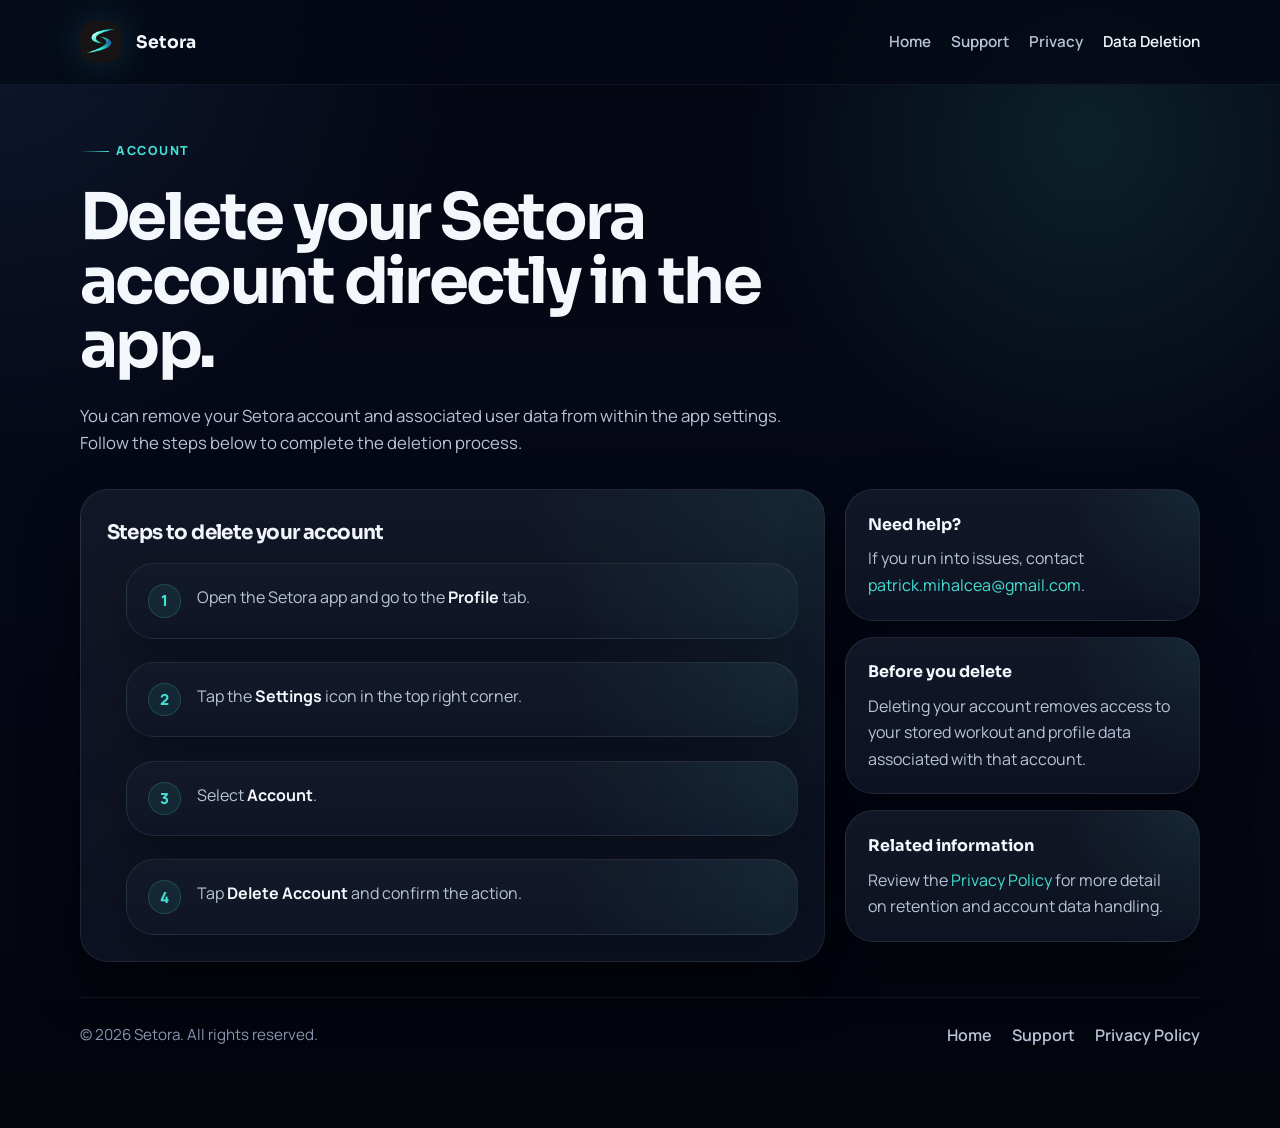
<file: deletion-instructions/index.html>
<!DOCTYPE html>
<html lang="en">
<head>
  <meta charset="UTF-8" />
  <meta name="viewport" content="width=device-width, initial-scale=1.0" />
  <title>Data Deletion | Setora</title>
  <meta
    name="description"
    content="Learn how to delete your Setora account and associated user data directly from within the app."
  />
  <meta name="theme-color" content="#050816" />
  <link rel="preconnect" href="https://fonts.googleapis.com" />
  <link rel="preconnect" href="https://fonts.gstatic.com" crossorigin />
  <link
    href="https://fonts.googleapis.com/css2?family=Manrope:wght@400;500;600;700;800&amp;family=Sora:wght@500;600;700;800&amp;display=swap"
    rel="stylesheet"
  />
  <link rel="stylesheet" href="../pages.css" />
</head>
<body>
  <header class="site-header">
    <nav class="nav container" aria-label="Secondary">
      <a class="brand" href="../">
        <img class="brand-mark" src="../assets/Setora.png" alt="Setora logo" width="42" height="42" />
        <span>Setora</span>
      </a>
      <div class="nav-links">
        <a href="../">Home</a>
        <a href="../support/">Support</a>
        <a href="../privacy/">Privacy</a>
        <a href="../deletion-instructions/" aria-current="page">Data Deletion</a>
      </div>
    </nav>
  </header>

  <main class="page-shell">
    <div class="container">
      <section class="page-hero">
        <div class="eyebrow">Account</div>
        <h1>Delete your Setora account directly in the app.</h1>
        <p>
          You can remove your Setora account and associated user data from
          within the app settings. Follow the steps below to complete the
          deletion process.
        </p>
      </section>

      <section class="content-layout">
        <div class="section-stack">
          <article class="content-card">
            <h2>Steps to delete your account</h2>
            <ol class="step-list">
              <li class="step-card">
                <span class="step-num">1</span>
                <div class="step-copy">
                  Open the Setora app and go to the <strong>Profile</strong> tab.
                </div>
              </li>
              <li class="step-card">
                <span class="step-num">2</span>
                <div class="step-copy">
                  Tap the <strong>Settings</strong> icon in the top right corner.
                </div>
              </li>
              <li class="step-card">
                <span class="step-num">3</span>
                <div class="step-copy">
                  Select <strong>Account</strong>.
                </div>
              </li>
              <li class="step-card">
                <span class="step-num">4</span>
                <div class="step-copy">
                  Tap <strong>Delete Account</strong> and confirm the action.
                </div>
              </li>
            </ol>
          </article>
        </div>

        <aside class="section-stack">
          <article class="meta-card">
            <strong>Need help?</strong>
            <p>
              If you run into issues, contact
              <a href="mailto:patrick.mihalcea@gmail.com">patrick.mihalcea@gmail.com</a>.
            </p>
          </article>
          <article class="meta-card">
            <strong>Before you delete</strong>
            <p>
              Deleting your account removes access to your stored workout and
              profile data associated with that account.
            </p>
          </article>
          <article class="meta-card">
            <strong>Related information</strong>
            <p>
              Review the <a href="../privacy/">Privacy Policy</a> for more
              detail on retention and account data handling.
            </p>
          </article>
        </aside>
      </section>

      <footer class="footer">
        <p>&copy; 2026 Setora. All rights reserved.</p>
        <div class="footer-links">
          <a href="../">Home</a>
          <a href="../support/">Support</a>
          <a href="../privacy/">Privacy Policy</a>
        </div>
      </footer>
    </div>
  </main>
</body>
</html>
</file>
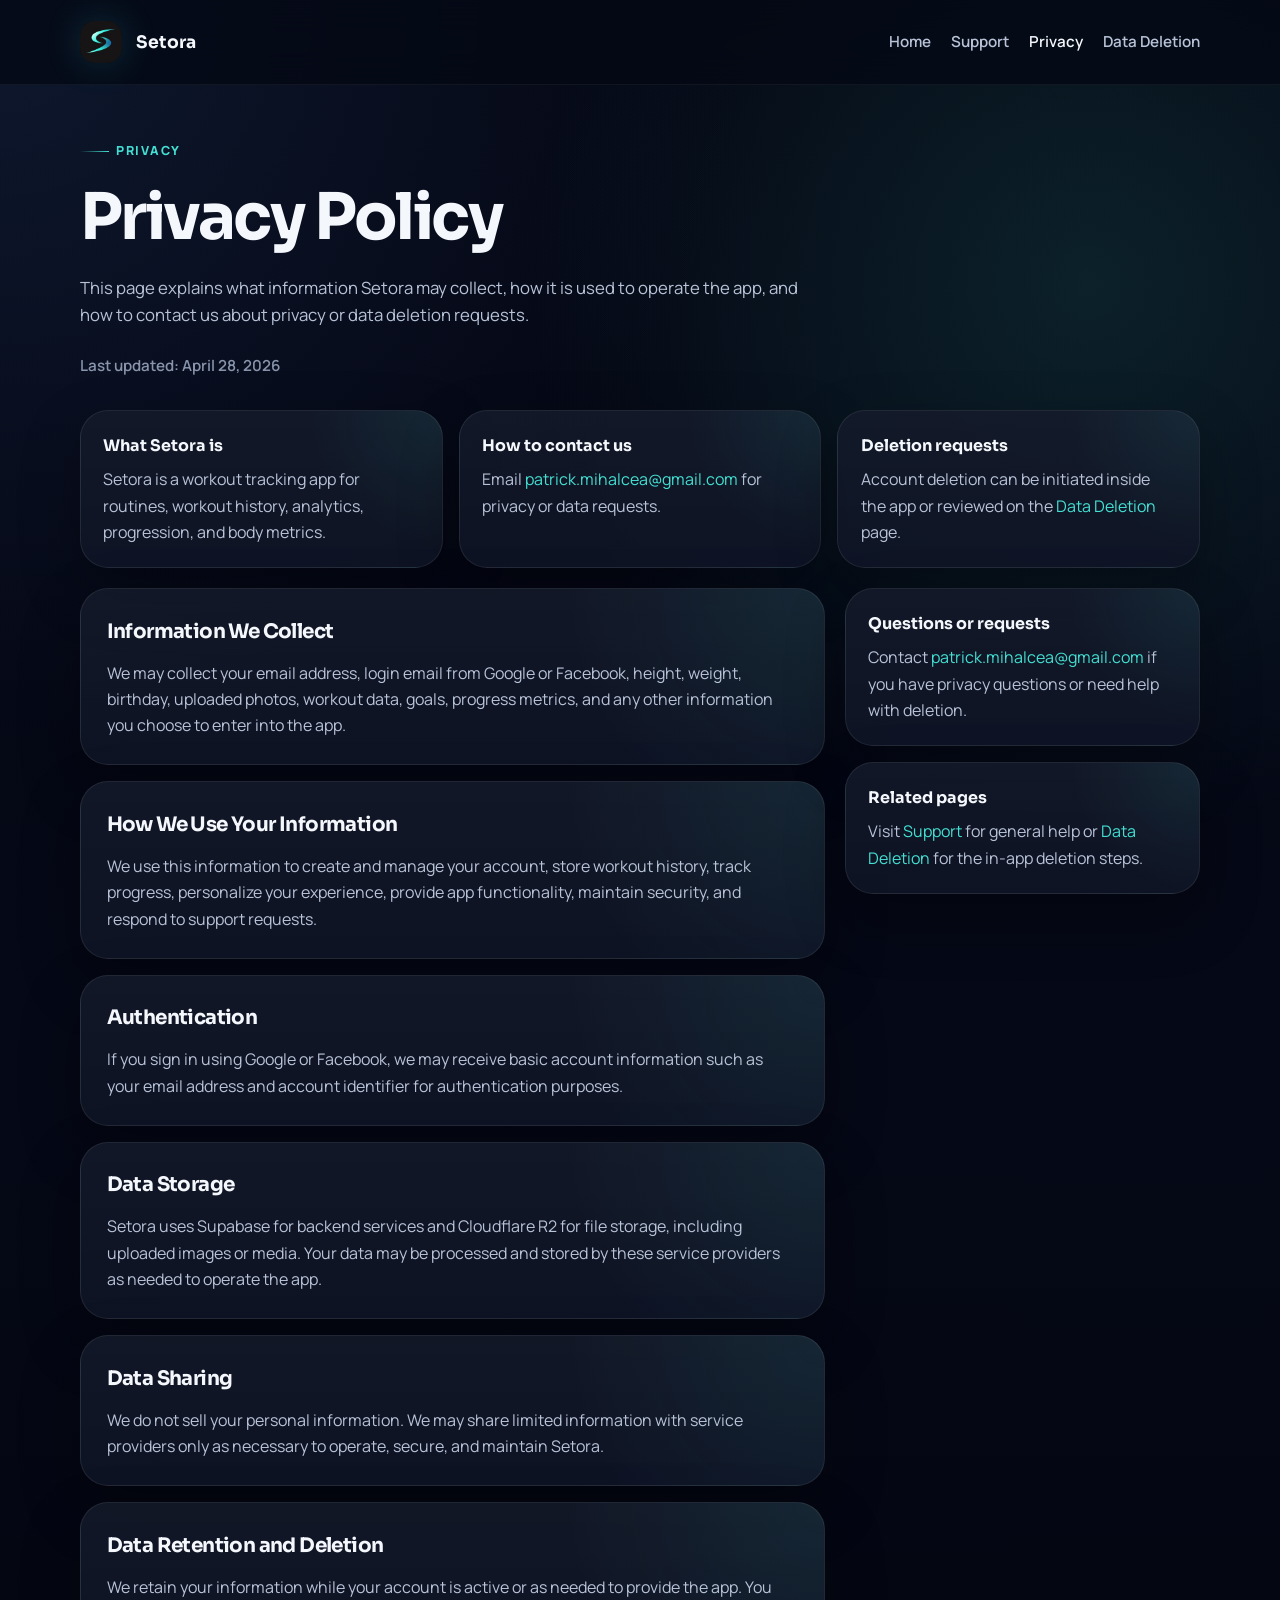
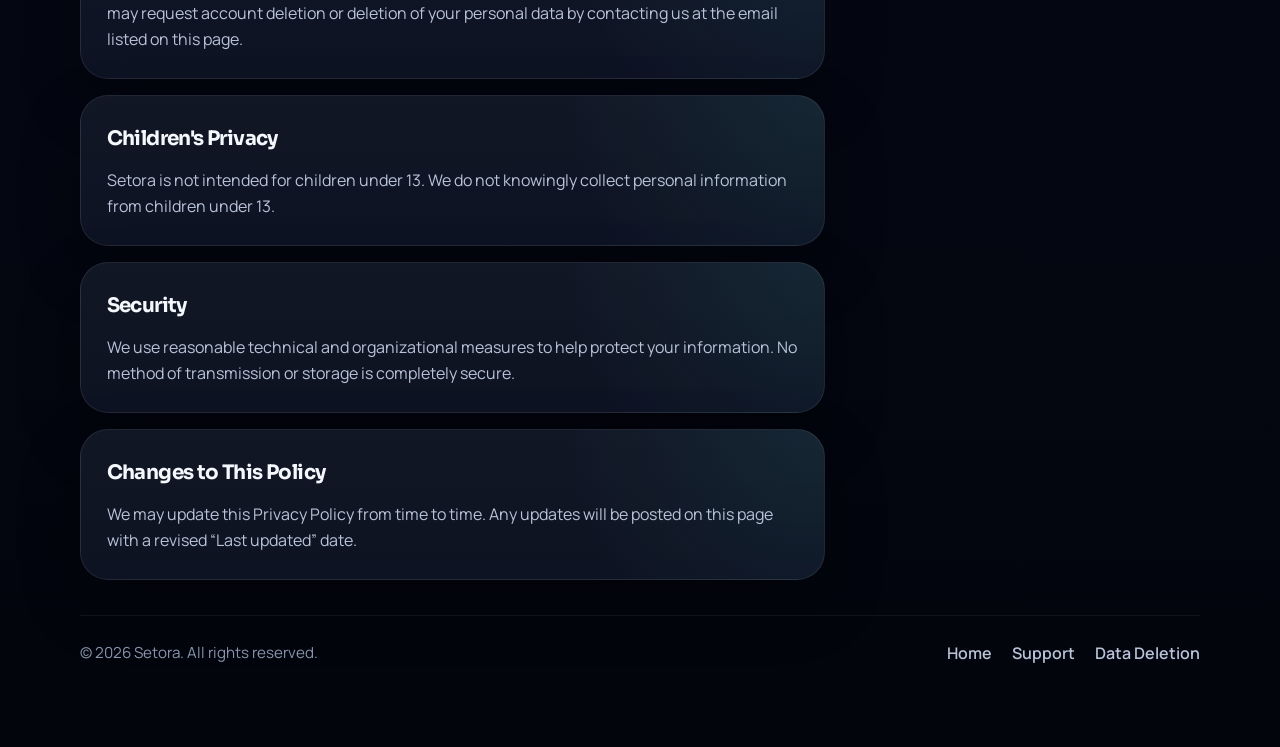
<file: privacy/index.html>
<!DOCTYPE html>
<html lang="en">
<head>
  <meta charset="UTF-8" />
  <meta name="viewport" content="width=device-width, initial-scale=1.0" />
  <title>Privacy Policy | Setora</title>
  <meta
    name="description"
    content="Read the Setora Privacy Policy, including what information is collected, how it is used, and how to request data deletion."
  />
  <meta name="theme-color" content="#050816" />
  <link rel="preconnect" href="https://fonts.googleapis.com" />
  <link rel="preconnect" href="https://fonts.gstatic.com" crossorigin />
  <link
    href="https://fonts.googleapis.com/css2?family=Manrope:wght@400;500;600;700;800&amp;family=Sora:wght@500;600;700;800&amp;display=swap"
    rel="stylesheet"
  />
  <link rel="stylesheet" href="../pages.css" />
</head>
<body>
  <header class="site-header">
    <nav class="nav container" aria-label="Secondary">
      <a class="brand" href="../">
        <img class="brand-mark" src="../assets/Setora.png" alt="Setora logo" width="42" height="42" />
        <span>Setora</span>
      </a>
      <div class="nav-links">
        <a href="../">Home</a>
        <a href="../support/">Support</a>
        <a href="../privacy/" aria-current="page">Privacy</a>
        <a href="../deletion-instructions/">Data Deletion</a>
      </div>
    </nav>
  </header>

  <main class="page-shell">
    <div class="container">
      <section class="page-hero">
        <div class="eyebrow">Privacy</div>
        <h1>Privacy Policy</h1>
        <p>
          This page explains what information Setora may collect, how it is
          used to operate the app, and how to contact us about privacy or data
          deletion requests.
        </p>
        <div class="updated">Last updated: April 28, 2026</div>
      </section>

      <section class="meta-grid">
        <article class="meta-card">
          <strong>What Setora is</strong>
          <p>
            Setora is a workout tracking app for routines, workout history,
            analytics, progression, and body metrics.
          </p>
        </article>
        <article class="meta-card">
          <strong>How to contact us</strong>
          <p>
            Email
            <a href="mailto:patrick.mihalcea@gmail.com">patrick.mihalcea@gmail.com</a>
            for privacy or data requests.
          </p>
        </article>
        <article class="meta-card">
          <strong>Deletion requests</strong>
          <p>
            Account deletion can be initiated inside the app or reviewed on the
            <a href="../deletion-instructions/">Data Deletion</a> page.
          </p>
        </article>
      </section>

      <section class="content-layout section-gap">
        <div class="section-stack">
          <article class="content-card">
            <h2>Information We Collect</h2>
            <p>
              We may collect your email address, login email from Google or
              Facebook, height, weight, birthday, uploaded photos, workout
              data, goals, progress metrics, and any other information you
              choose to enter into the app.
            </p>
          </article>

          <article class="content-card">
            <h2>How We Use Your Information</h2>
            <p>
              We use this information to create and manage your account, store
              workout history, track progress, personalize your experience,
              provide app functionality, maintain security, and respond to
              support requests.
            </p>
          </article>

          <article class="content-card">
            <h2>Authentication</h2>
            <p>
              If you sign in using Google or Facebook, we may receive basic
              account information such as your email address and account
              identifier for authentication purposes.
            </p>
          </article>

          <article class="content-card">
            <h2>Data Storage</h2>
            <p>
              Setora uses Supabase for backend services and Cloudflare R2 for
              file storage, including uploaded images or media. Your data may be
              processed and stored by these service providers as needed to
              operate the app.
            </p>
          </article>

          <article class="content-card">
            <h2>Data Sharing</h2>
            <p>
              We do not sell your personal information. We may share limited
              information with service providers only as necessary to operate,
              secure, and maintain Setora.
            </p>
          </article>

          <article class="content-card">
            <h2>Data Retention and Deletion</h2>
            <p>
              We retain your information while your account is active or as
              needed to provide the app. You may request account deletion or
              deletion of your personal data by contacting us at the email
              listed on this page.
            </p>
          </article>

          <article class="content-card">
            <h2>Children's Privacy</h2>
            <p>
              Setora is not intended for children under 13. We do not knowingly
              collect personal information from children under 13.
            </p>
          </article>

          <article class="content-card">
            <h2>Security</h2>
            <p>
              We use reasonable technical and organizational measures to help
              protect your information. No method of transmission or storage is
              completely secure.
            </p>
          </article>

          <article class="content-card">
            <h2>Changes to This Policy</h2>
            <p>
              We may update this Privacy Policy from time to time. Any updates
              will be posted on this page with a revised “Last updated” date.
            </p>
          </article>
        </div>

        <aside class="section-stack">
          <article class="meta-card">
            <strong>Questions or requests</strong>
            <p>
              Contact
              <a href="mailto:patrick.mihalcea@gmail.com">patrick.mihalcea@gmail.com</a>
              if you have privacy questions or need help with deletion.
            </p>
          </article>
          <article class="meta-card">
            <strong>Related pages</strong>
            <p>
              Visit <a href="../support/">Support</a> for general help or
              <a href="../deletion-instructions/">Data Deletion</a> for the
              in-app deletion steps.
            </p>
          </article>
        </aside>
      </section>

      <footer class="footer">
        <p>&copy; 2026 Setora. All rights reserved.</p>
        <div class="footer-links">
          <a href="../">Home</a>
          <a href="../support/">Support</a>
          <a href="../deletion-instructions/">Data Deletion</a>
        </div>
      </footer>
    </div>
  </main>
</body>
</html>
</file>
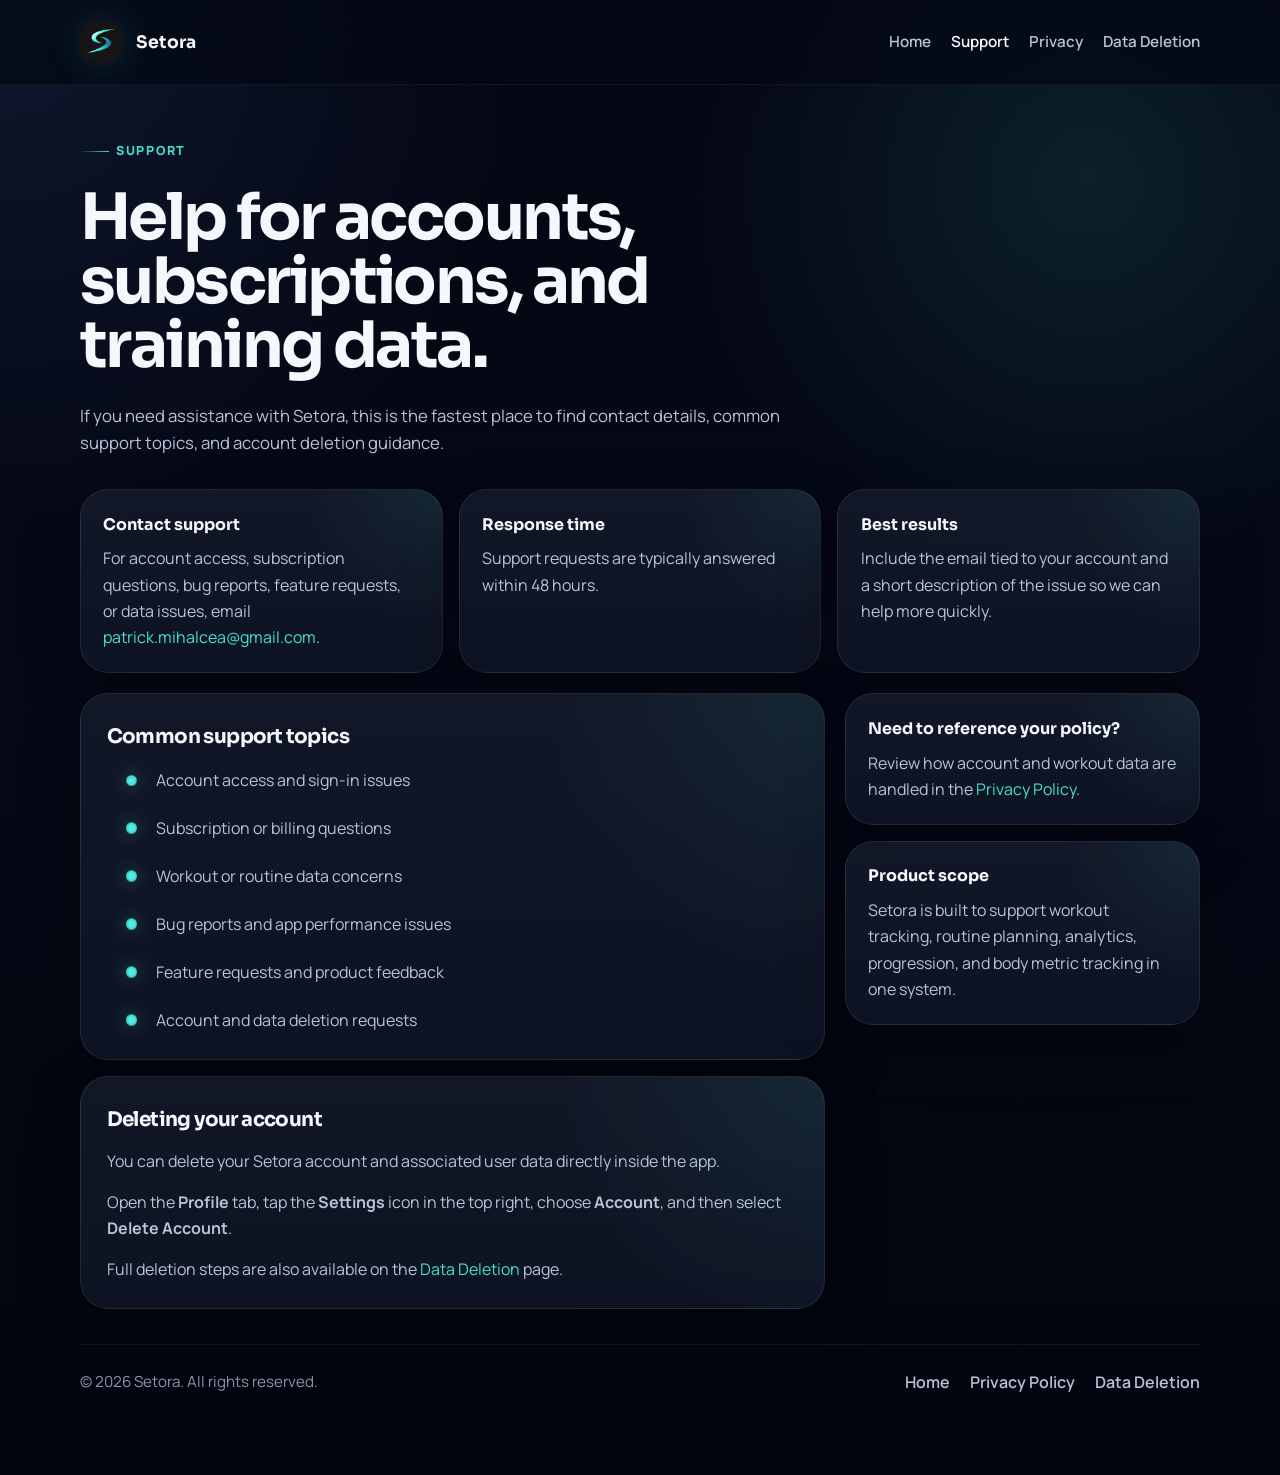
<file: support/index.html>
<!DOCTYPE html>
<html lang="en">
<head>
  <meta charset="UTF-8" />
  <meta name="viewport" content="width=device-width, initial-scale=1.0" />
  <title>Support | Setora</title>
  <meta
    name="description"
    content="Contact Setora support for account help, subscription questions, bug reports, and workout data assistance."
  />
  <meta name="theme-color" content="#050816" />
  <link rel="preconnect" href="https://fonts.googleapis.com" />
  <link rel="preconnect" href="https://fonts.gstatic.com" crossorigin />
  <link
    href="https://fonts.googleapis.com/css2?family=Manrope:wght@400;500;600;700;800&amp;family=Sora:wght@500;600;700;800&amp;display=swap"
    rel="stylesheet"
  />
  <link rel="stylesheet" href="../pages.css" />
</head>
<body>
  <header class="site-header">
    <nav class="nav container" aria-label="Secondary">
      <a class="brand" href="../">
        <img class="brand-mark" src="../assets/Setora.png" alt="Setora logo" width="42" height="42" />
        <span>Setora</span>
      </a>
      <div class="nav-links">
        <a href="../">Home</a>
        <a href="../support/" aria-current="page">Support</a>
        <a href="../privacy/">Privacy</a>
        <a href="../deletion-instructions/">Data Deletion</a>
      </div>
    </nav>
  </header>

  <main class="page-shell">
    <div class="container">
      <section class="page-hero">
        <div class="eyebrow">Support</div>
        <h1>Help for accounts, subscriptions, and training data.</h1>
        <p>
          If you need assistance with Setora, this is the fastest place to find
          contact details, common support topics, and account deletion guidance.
        </p>
      </section>

      <section class="support-grid">
        <article class="highlight-card">
          <strong>Contact support</strong>
          <p>
            For account access, subscription questions, bug reports, feature
            requests, or data issues, email
            <a href="mailto:patrick.mihalcea@gmail.com">patrick.mihalcea@gmail.com</a>.
          </p>
        </article>
        <article class="highlight-card">
          <strong>Response time</strong>
          <p>
            Support requests are typically answered within 48 hours.
          </p>
        </article>
        <article class="highlight-card">
          <strong>Best results</strong>
          <p>
            Include the email tied to your account and a short description of
            the issue so we can help more quickly.
          </p>
        </article>
      </section>

      <section class="content-layout section-gap">
        <div class="section-stack">
          <article class="content-card">
            <h2>Common support topics</h2>
            <ul class="topic-list">
              <li>Account access and sign-in issues</li>
              <li>Subscription or billing questions</li>
              <li>Workout or routine data concerns</li>
              <li>Bug reports and app performance issues</li>
              <li>Feature requests and product feedback</li>
              <li>Account and data deletion requests</li>
            </ul>
          </article>

          <article class="content-card">
            <h2>Deleting your account</h2>
            <p>
              You can delete your Setora account and associated user data
              directly inside the app.
            </p>
            <p>
              Open the <strong>Profile</strong> tab, tap the
              <strong>Settings</strong> icon in the top right, choose
              <strong>Account</strong>, and then select
              <strong>Delete Account</strong>.
            </p>
            <p>
              Full deletion steps are also available on the
              <a href="../deletion-instructions/">Data Deletion</a> page.
            </p>
          </article>
        </div>

        <aside class="section-stack">
          <article class="meta-card">
            <strong>Need to reference your policy?</strong>
            <p>
              Review how account and workout data are handled in the
              <a href="../privacy/">Privacy Policy</a>.
            </p>
          </article>
          <article class="meta-card">
            <strong>Product scope</strong>
            <p>
              Setora is built to support workout tracking, routine planning,
              analytics, progression, and body metric tracking in one system.
            </p>
          </article>
        </aside>
      </section>

      <footer class="footer">
        <p>&copy; 2026 Setora. All rights reserved.</p>
        <div class="footer-links">
          <a href="../">Home</a>
          <a href="../privacy/">Privacy Policy</a>
          <a href="../deletion-instructions/">Data Deletion</a>
        </div>
      </footer>
    </div>
  </main>
</body>
</html>
</file>
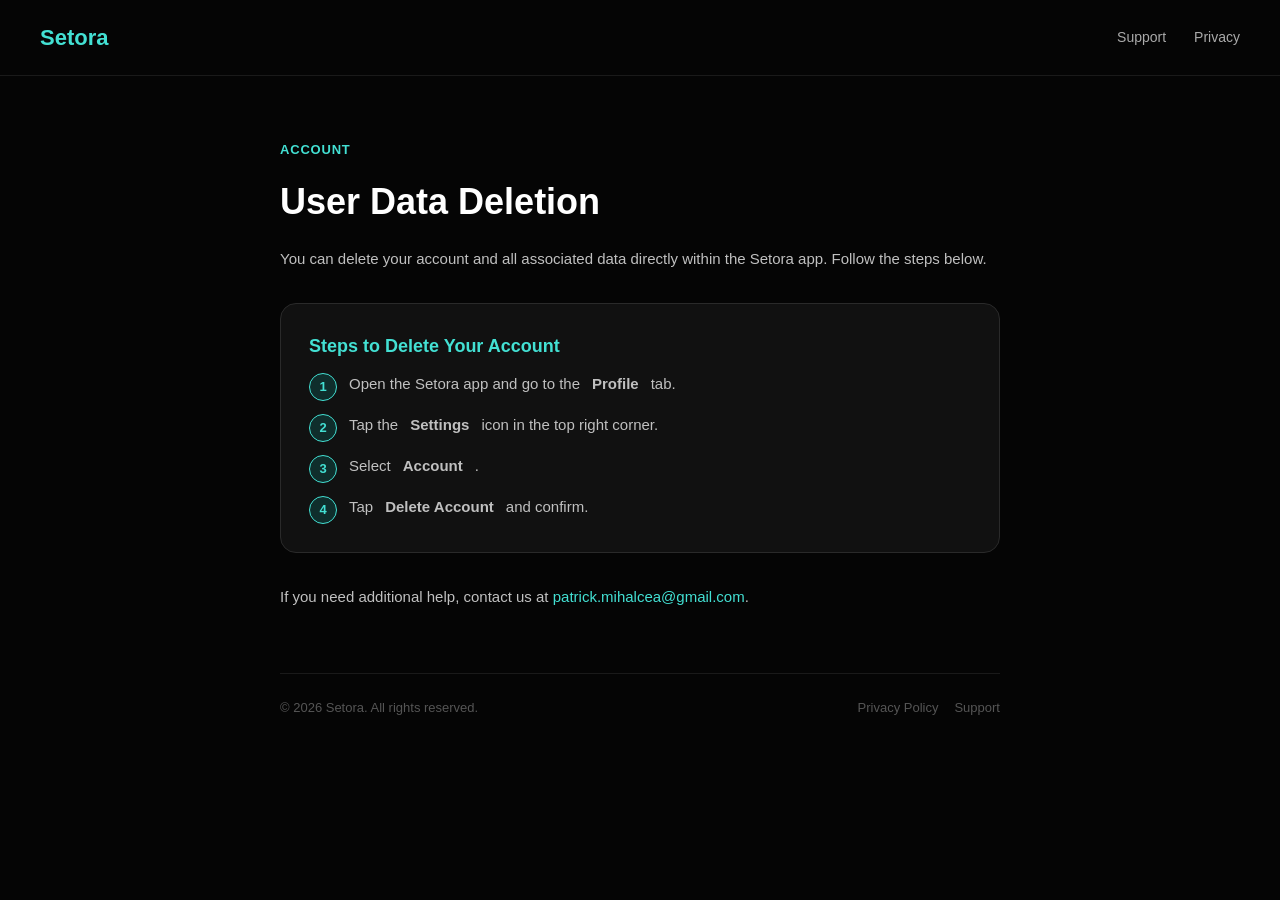
<file: deletion-instructions.html>
<!DOCTYPE html>
<html lang="en">
<head>
  <meta charset="UTF-8" />
  <meta name="viewport" content="width=device-width, initial-scale=1.0" />
  <title>Data Deletion – Setora</title>
  <style>
    body {
      margin: 0;
      font-family: Arial, sans-serif;
      background: #050505;
      color: #ffffff;
      line-height: 1.6;
    }

    nav {
      display: flex;
      align-items: center;
      justify-content: space-between;
      padding: 20px 40px;
      border-bottom: 1px solid #1a1a1a;
    }

    .nav-logo {
      font-size: 22px;
      font-weight: 700;
      color: #43E0D3;
      text-decoration: none;
    }

    .nav-links {
      display: flex;
      gap: 28px;
      font-size: 14px;
    }

    .nav-links a {
      color: #aaa;
      text-decoration: none;
    }
    .nav-links a:hover { color: #fff; }

    .container {
      max-width: 720px;
      margin: 0 auto;
      padding: 64px 24px;
    }

    .page-label {
      font-size: 13px;
      color: #43E0D3;
      font-weight: 600;
      text-transform: uppercase;
      letter-spacing: 0.8px;
      margin-bottom: 12px;
    }

    h1 {
      font-size: 36px;
      margin: 0 0 16px;
    }

    p {
      color: #c0c0c0;
      font-size: 15px;
    }

    a {
      color: #43E0D3;
      text-decoration: none;
    }
    a:hover { text-decoration: underline; }

    .card {
      background: #111111;
      border: 1px solid #2a2a2a;
      border-radius: 16px;
      padding: 28px 28px;
      margin-top: 32px;
    }

    .card h2 {
      font-size: 18px;
      color: #43E0D3;
      margin: 0 0 12px;
    }

    .steps {
      list-style: none;
      padding: 0;
      margin: 0;
      display: flex;
      flex-direction: column;
      gap: 12px;
    }

    .steps li {
      display: flex;
      align-items: flex-start;
      gap: 12px;
      color: #c0c0c0;
      font-size: 15px;
    }

    .step-num {
      flex-shrink: 0;
      width: 26px;
      height: 26px;
      border-radius: 50%;
      background: #0f2e2c;
      border: 1px solid #43E0D3;
      color: #43E0D3;
      font-size: 13px;
      font-weight: 700;
      display: flex;
      align-items: center;
      justify-content: center;
      margin-top: 1px;
    }

    footer {
      margin-top: 64px;
      padding-top: 24px;
      border-top: 1px solid #1a1a1a;
      color: #555;
      font-size: 13px;
      display: flex;
      justify-content: space-between;
      flex-wrap: wrap;
      gap: 12px;
    }

    .footer-links { display: flex; gap: 16px; }
    .footer-links a { color: #555; }
    .footer-links a:hover { color: #fff; text-decoration: none; }
  </style>
</head>
<body>

  <nav>
    <a class="nav-logo" href="index.html">Setora</a>
    <div class="nav-links">
      <a href="support.html">Support</a>
      <a href="privacy.html">Privacy</a>
    </div>
  </nav>

  <main class="container">
    <div class="page-label">Account</div>
    <h1>User Data Deletion</h1>
    <p>You can delete your account and all associated data directly within the Setora app. Follow the steps below.</p>

    <div class="card">
      <h2>Steps to Delete Your Account</h2>
      <ol class="steps">
        <li>
          <span class="step-num">1</span>
          Open the Setora app and go to the <strong>Profile</strong> tab.
        </li>
        <li>
          <span class="step-num">2</span>
          Tap the <strong>Settings</strong> icon in the top right corner.
        </li>
        <li>
          <span class="step-num">3</span>
          Select <strong>Account</strong>.
        </li>
        <li>
          <span class="step-num">4</span>
          Tap <strong>Delete Account</strong> and confirm.
        </li>
      </ol>
    </div>

    <p style="margin-top: 32px;">
      If you need additional help, contact us at
      <a href="mailto:patrick.mihalcea@gmail.com">patrick.mihalcea@gmail.com</a>.
    </p>

    <footer>
      <span>&copy; 2026 Setora. All rights reserved.</span>
      <div class="footer-links">
        <a href="privacy.html">Privacy Policy</a>
        <a href="support.html">Support</a>
      </div>
    </footer>
  </main>

</body>
</html>
</file>
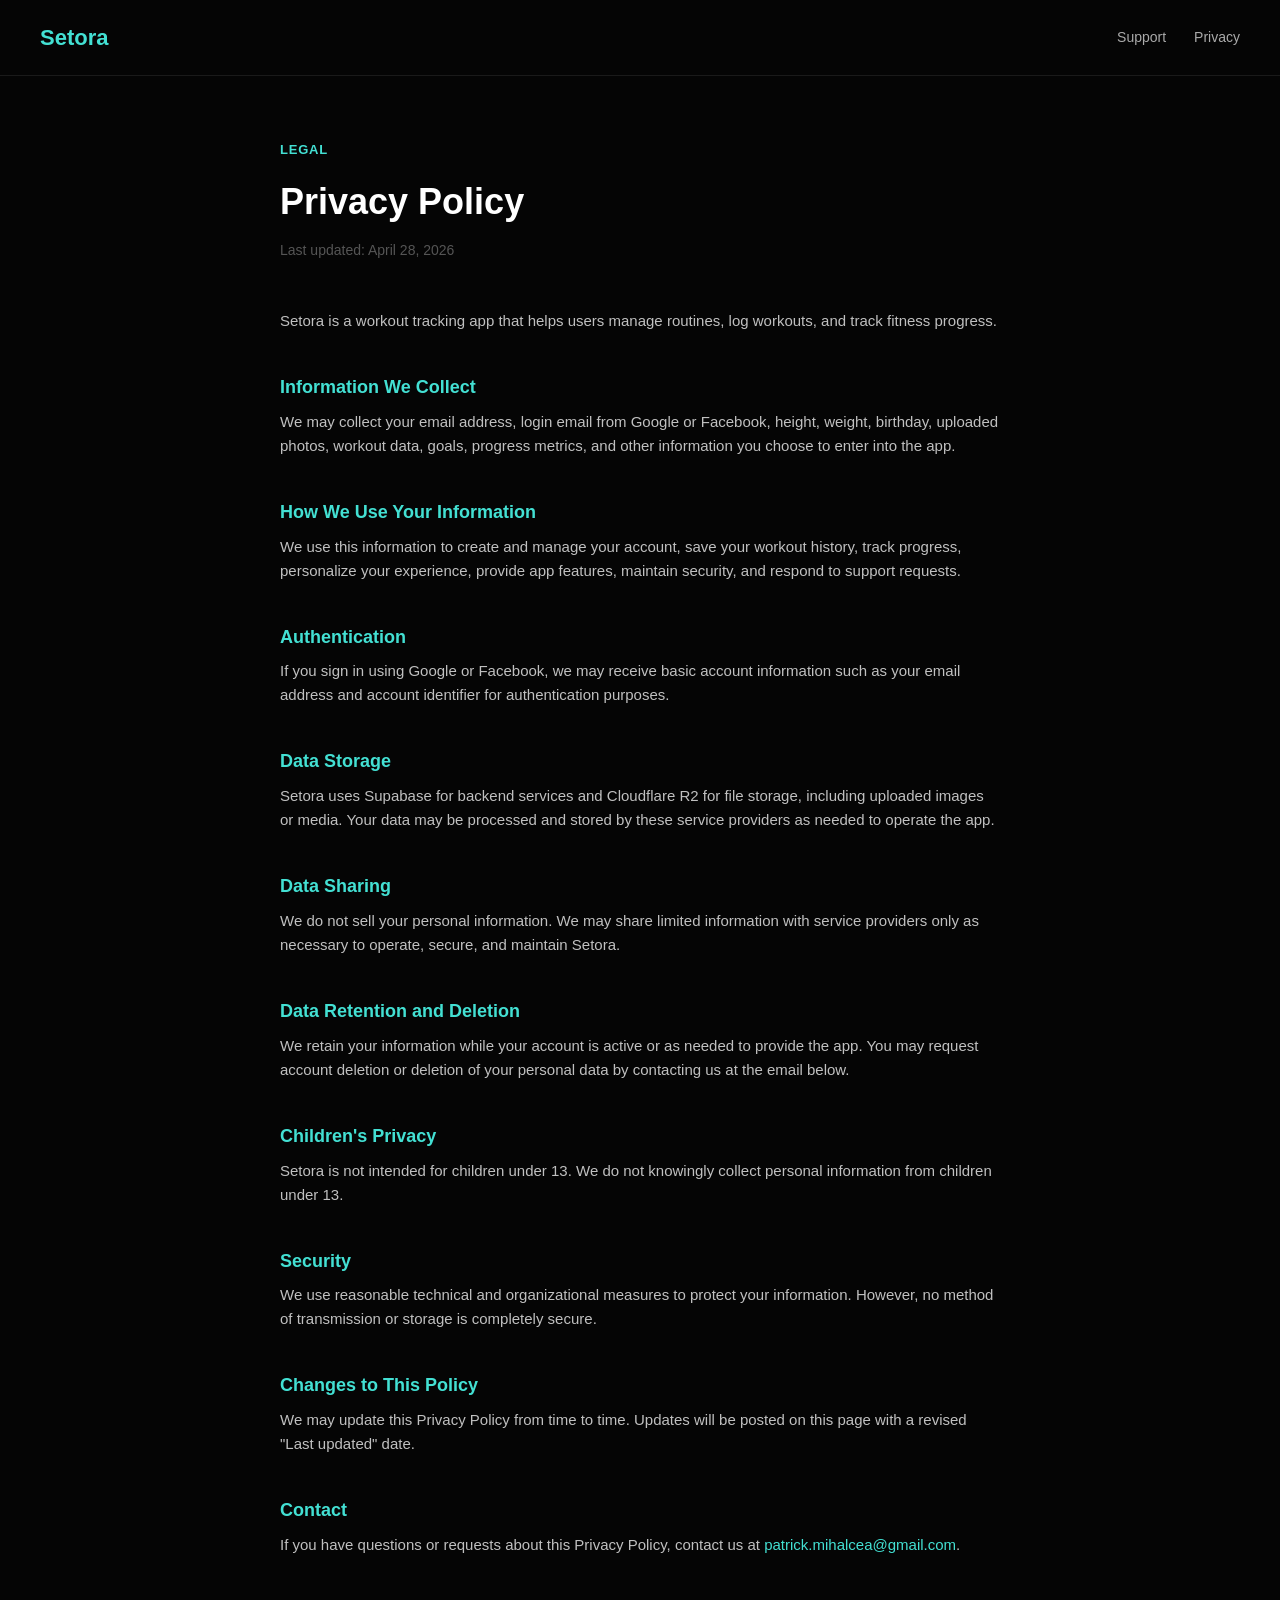
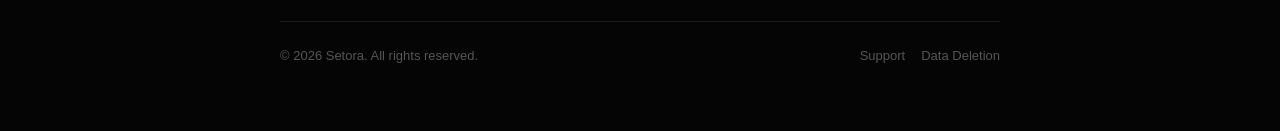
<file: privacy.html>
<!DOCTYPE html>
<html lang="en">
<head>
  <meta charset="UTF-8" />
  <meta name="viewport" content="width=device-width, initial-scale=1.0" />
  <title>Privacy Policy – Setora</title>
  <style>
    body {
      margin: 0;
      font-family: Arial, sans-serif;
      background: #050505;
      color: #ffffff;
      line-height: 1.6;
    }

    nav {
      display: flex;
      align-items: center;
      justify-content: space-between;
      padding: 20px 40px;
      border-bottom: 1px solid #1a1a1a;
    }

    .nav-logo {
      font-size: 22px;
      font-weight: 700;
      color: #43E0D3;
      text-decoration: none;
    }

    .nav-links {
      display: flex;
      gap: 28px;
      font-size: 14px;
    }

    .nav-links a {
      color: #aaa;
      text-decoration: none;
    }
    .nav-links a:hover { color: #fff; }

    .container {
      max-width: 720px;
      margin: 0 auto;
      padding: 64px 24px;
    }

    .page-label {
      font-size: 13px;
      color: #43E0D3;
      font-weight: 600;
      text-transform: uppercase;
      letter-spacing: 0.8px;
      margin-bottom: 12px;
    }

    h1 {
      font-size: 36px;
      margin: 0 0 8px;
    }

    .updated {
      font-size: 14px;
      color: #555;
      margin-bottom: 48px;
    }

    h2 {
      font-size: 18px;
      color: #43E0D3;
      margin-top: 40px;
      margin-bottom: 8px;
    }

    p {
      color: #c0c0c0;
      font-size: 15px;
      margin: 0 0 16px;
    }

    a {
      color: #43E0D3;
      text-decoration: none;
    }
    a:hover { text-decoration: underline; }

    footer {
      margin-top: 64px;
      padding-top: 24px;
      border-top: 1px solid #1a1a1a;
      color: #555;
      font-size: 13px;
      display: flex;
      justify-content: space-between;
      flex-wrap: wrap;
      gap: 12px;
    }

    .footer-links { display: flex; gap: 16px; }
    .footer-links a { color: #555; }
    .footer-links a:hover { color: #fff; text-decoration: none; }
  </style>
</head>
<body>

  <nav>
    <a class="nav-logo" href="index.html">Setora</a>
    <div class="nav-links">
      <a href="support.html">Support</a>
      <a href="privacy.html">Privacy</a>
    </div>
  </nav>

  <main class="container">
    <div class="page-label">Legal</div>
    <h1>Privacy Policy</h1>
    <p class="updated">Last updated: April 28, 2026</p>

    <p>Setora is a workout tracking app that helps users manage routines, log workouts, and track fitness progress.</p>

    <h2>Information We Collect</h2>
    <p>We may collect your email address, login email from Google or Facebook, height, weight, birthday, uploaded photos, workout data, goals, progress metrics, and other information you choose to enter into the app.</p>

    <h2>How We Use Your Information</h2>
    <p>We use this information to create and manage your account, save your workout history, track progress, personalize your experience, provide app features, maintain security, and respond to support requests.</p>

    <h2>Authentication</h2>
    <p>If you sign in using Google or Facebook, we may receive basic account information such as your email address and account identifier for authentication purposes.</p>

    <h2>Data Storage</h2>
    <p>Setora uses Supabase for backend services and Cloudflare R2 for file storage, including uploaded images or media. Your data may be processed and stored by these service providers as needed to operate the app.</p>

    <h2>Data Sharing</h2>
    <p>We do not sell your personal information. We may share limited information with service providers only as necessary to operate, secure, and maintain Setora.</p>

    <h2>Data Retention and Deletion</h2>
    <p>We retain your information while your account is active or as needed to provide the app. You may request account deletion or deletion of your personal data by contacting us at the email below.</p>

    <h2>Children's Privacy</h2>
    <p>Setora is not intended for children under 13. We do not knowingly collect personal information from children under 13.</p>

    <h2>Security</h2>
    <p>We use reasonable technical and organizational measures to protect your information. However, no method of transmission or storage is completely secure.</p>

    <h2>Changes to This Policy</h2>
    <p>We may update this Privacy Policy from time to time. Updates will be posted on this page with a revised "Last updated" date.</p>

    <h2>Contact</h2>
    <p>If you have questions or requests about this Privacy Policy, contact us at <a href="mailto:patrick.mihalcea@gmail.com">patrick.mihalcea@gmail.com</a>.</p>

    <footer>
      <span>&copy; 2026 Setora. All rights reserved.</span>
      <div class="footer-links">
        <a href="support.html">Support</a>
        <a href="deletion-instructions.html">Data Deletion</a>
      </div>
    </footer>
  </main>

</body>
</html>
</file>
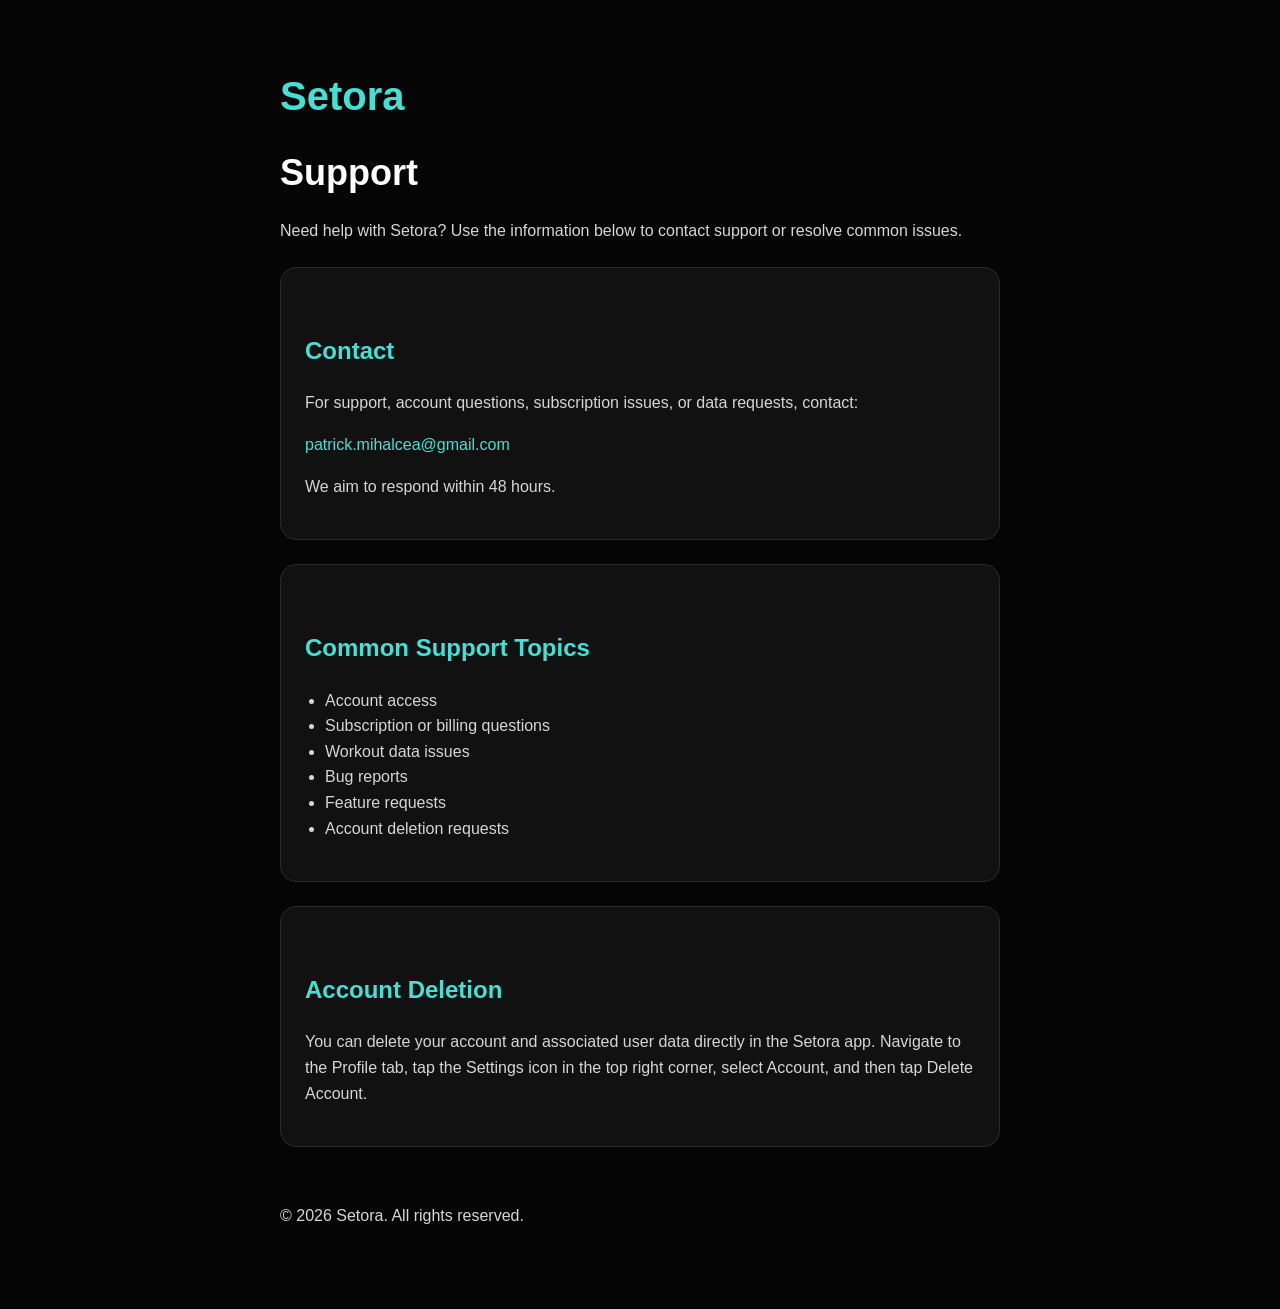
<file: support.html>
<!DOCTYPE html>
<html lang="en">
<head>
  <meta charset="UTF-8" />
  <meta name="viewport" content="width=device-width, initial-scale=1.0" />
  <title>Setora Support</title>
  <style>
    body {
      margin: 0;
      font-family: Arial, sans-serif;
      background: #050505;
      color: #ffffff;
      line-height: 1.6;
    }

    .container {
      max-width: 720px;
      margin: 0 auto;
      padding: 64px 24px;
    }

    .logo {
      font-size: 40px;
      font-weight: 700;
      color: #43E0D3;
      margin-bottom: 16px;
    }

    h1 {
      font-size: 36px;
      margin: 0 0 16px;
    }

    h2 {
      margin-top: 40px;
      color: #43E0D3;
    }

    p {
      color: #d6d6d6;
      font-size: 16px;
    }

    a {
      color: #43E0D3;
      text-decoration: none;
    }

    .card {
      background: #111111;
      border: 1px solid #2a2a2a;
      border-radius: 16px;
      padding: 24px;
      margin-top: 24px;
    }

    ul {
      padding-left: 20px;
      color: #d6d6d6;
    }

    footer {
      margin-top: 56px;
      color: #777;
      font-size: 14px;
    }
  </style>
</head>
<body>
  <main class="container">
    <div class="logo">Setora</div>

    <h1>Support</h1>
    <p>
      Need help with Setora? Use the information below to contact support or
      resolve common issues.
    </p>

    <div class="card">
      <h2>Contact</h2>
      <p>
        For support, account questions, subscription issues, or data requests,
        contact:
      </p>
      <p>
        <a href="mailto:patrick.mihalcea@gmail.com">patrick.mihalcea@gmail.com</a>
      </p>
      <p>We aim to respond within 48 hours.</p>
    </div>

    <div class="card">
      <h2>Common Support Topics</h2>
      <ul>
        <li>Account access</li>
        <li>Subscription or billing questions</li>
        <li>Workout data issues</li>
        <li>Bug reports</li>
        <li>Feature requests</li>
        <li>Account deletion requests</li>
      </ul>
    </div>

    <div class="card">
      <h2>Account Deletion</h2>
      <p>
        You can delete your account and associated user data directly in the
        Setora app. Navigate to the Profile tab, tap the Settings icon in the
        top right corner, select Account, and then tap Delete Account.
      </p>
    </div>

    <footer>
      <p>&copy; 2026 Setora. All rights reserved.</p>
    </footer>
  </main>
</body>
</html>
</file>
<file: pages.css>
:root {
  --bg: #050816;
  --bg-soft: #0b1020;
  --surface: rgba(12, 18, 35, 0.88);
  --surface-strong: rgba(15, 22, 40, 0.96);
  --text: #f4f7fb;
  --text-soft: #b8c3d8;
  --text-muted: #8895ad;
  --line: rgba(255, 255, 255, 0.08);
  --line-strong: rgba(67, 224, 211, 0.2);
  --accent: #43e0d3;
  --accent-strong: #25cabb;
  --shadow: 0 24px 60px rgba(0, 0, 0, 0.3);
  --radius-xl: 28px;
  --radius-lg: 22px;
  --radius-md: 16px;
  --container: 1120px;
  --content: 820px;
}

*,
*::before,
*::after {
  box-sizing: border-box;
}

html {
  scroll-behavior: smooth;
}

body {
  margin: 0;
  min-width: 320px;
  font-family: "Manrope", sans-serif;
  line-height: 1.65;
  color: var(--text);
  background:
    radial-gradient(circle at top left, rgba(49, 88, 144, 0.22), transparent 28%),
    radial-gradient(circle at 85% 12%, rgba(67, 224, 211, 0.12), transparent 24%),
    linear-gradient(180deg, #040612 0%, #050816 45%, #03050d 100%);
}

img {
  display: block;
  max-width: 100%;
}

a {
  color: var(--accent);
  text-decoration: none;
}

a:hover {
  color: #7ef3ea;
}

:focus-visible {
  outline: 2px solid var(--accent);
  outline-offset: 3px;
}

.container {
  width: min(var(--container), calc(100% - 2rem));
  margin: 0 auto;
}

.site-header {
  position: sticky;
  top: 0;
  z-index: 10;
  backdrop-filter: blur(18px);
  background: rgba(4, 8, 20, 0.76);
  border-bottom: 1px solid rgba(255, 255, 255, 0.05);
}

.nav {
  display: flex;
  align-items: center;
  justify-content: space-between;
  gap: 1rem;
  min-height: 84px;
}

.brand {
  display: inline-flex;
  align-items: center;
  gap: 0.9rem;
  font-family: "Sora", sans-serif;
  font-size: 1.08rem;
  font-weight: 700;
  color: var(--text);
}

.brand-mark {
  display: block;
  width: 2.6rem;
  height: 2.6rem;
  border-radius: 0.95rem;
  object-fit: contain;
  box-shadow: 0 0 36px rgba(67, 224, 211, 0.18);
}

.nav-links {
  display: flex;
  flex-wrap: wrap;
  gap: 0.75rem 1.25rem;
}

.nav-links a {
  color: var(--text-soft);
  font-size: 0.95rem;
  font-weight: 600;
}

.nav-links a[aria-current="page"] {
  color: var(--text);
}

.page-shell {
  padding: 3.5rem 0 5rem;
}

.page-hero {
  display: grid;
  gap: 1.5rem;
  max-width: var(--content);
  margin-bottom: 2rem;
}

.eyebrow {
  display: inline-flex;
  align-items: center;
  gap: 0.45rem;
  font-size: 0.78rem;
  font-weight: 800;
  letter-spacing: 0.14em;
  text-transform: uppercase;
  color: var(--accent);
}

.eyebrow::before {
  content: "";
  width: 1.8rem;
  height: 1px;
  background: linear-gradient(90deg, transparent, var(--accent));
}

.page-hero h1 {
  margin: 0;
  font-family: "Sora", sans-serif;
  font-size: clamp(2.3rem, 5vw, 4.4rem);
  line-height: 1;
  letter-spacing: -0.04em;
}

.page-hero p {
  margin: 0;
  max-width: 46rem;
  color: var(--text-soft);
  font-size: 1.05rem;
}

.updated {
  display: inline-flex;
  align-items: center;
  gap: 0.5rem;
  color: var(--text-muted);
  font-size: 0.95rem;
  font-weight: 600;
}

.meta-grid,
.card-grid {
  display: grid;
  gap: 1rem;
}

.meta-card,
.content-card,
.step-card,
.highlight-card {
  border: 1px solid var(--line);
  border-radius: var(--radius-xl);
  background:
    radial-gradient(circle at top right, rgba(67, 224, 211, 0.08), transparent 34%),
    linear-gradient(180deg, rgba(255, 255, 255, 0.03), rgba(255, 255, 255, 0.015)),
    var(--surface);
  box-shadow: var(--shadow);
}

.meta-card,
.highlight-card {
  padding: 1.35rem 1.4rem;
}

.meta-card strong,
.highlight-card strong {
  display: block;
  margin-bottom: 0.45rem;
  font-family: "Sora", sans-serif;
  font-size: 1rem;
}

.meta-card p,
.highlight-card p {
  margin: 0;
  color: var(--text-soft);
}

.content-layout {
  display: grid;
  gap: 1.25rem;
  align-items: start;
}

.section-gap {
  margin-top: 1.25rem;
}

.content-card {
  padding: 1.6rem;
}

.content-card h2 {
  margin: 0 0 0.75rem;
  font-family: "Sora", sans-serif;
  font-size: 1.25rem;
  letter-spacing: -0.03em;
}

.content-card p {
  margin: 0;
  color: var(--text-soft);
}

.content-card p + p,
.content-card ul,
.content-card ol {
  margin-top: 0.9rem;
}

.content-card ul,
.content-card ol {
  padding-left: 1.2rem;
  color: var(--text-soft);
}

.content-card li + li {
  margin-top: 0.55rem;
}

.section-stack {
  display: grid;
  gap: 1rem;
}

.support-grid {
  display: grid;
  gap: 1rem;
}

.topic-list {
  display: grid;
  gap: 0.8rem;
  padding: 0;
  margin: 0;
  list-style: none;
}

.topic-list li,
.key-points li {
  display: grid;
  grid-template-columns: 1.1rem 1fr;
  gap: 0.8rem;
}

.topic-list li::before,
.key-points li::before {
  content: "";
  width: 0.7rem;
  height: 0.7rem;
  margin-top: 0.45rem;
  border-radius: 50%;
  background: radial-gradient(circle, #64f3e8 0%, #43e0d3 52%, rgba(67, 224, 211, 0.18) 100%);
  box-shadow: 0 0 18px rgba(67, 224, 211, 0.4);
}

.key-points {
  display: grid;
  gap: 0.8rem;
  padding: 0;
  margin: 0;
  list-style: none;
}

.step-list {
  display: grid;
  gap: 0.9rem;
  padding: 0;
  margin: 0;
  list-style: none;
}

.step-card {
  display: grid;
  grid-template-columns: auto 1fr;
  gap: 1rem;
  align-items: start;
  padding: 1.25rem 1.3rem;
}

.step-num {
  display: grid;
  place-items: center;
  width: 2.1rem;
  height: 2.1rem;
  border-radius: 999px;
  border: 1px solid var(--line-strong);
  background: rgba(67, 224, 211, 0.08);
  color: var(--accent);
  font-weight: 800;
  font-size: 0.95rem;
}

.step-copy {
  color: var(--text-soft);
}

.step-copy strong {
  color: var(--text);
}

.footer {
  display: flex;
  flex-direction: column;
  gap: 1rem;
  margin-top: 2.2rem;
  padding-top: 1.5rem;
  border-top: 1px solid rgba(255, 255, 255, 0.06);
}

.footer p {
  margin: 0;
  color: var(--text-muted);
  font-size: 0.95rem;
}

.footer-links {
  display: flex;
  flex-wrap: wrap;
  gap: 0.9rem 1.25rem;
}

.footer-links a {
  color: var(--text-soft);
  font-weight: 600;
}

@media (min-width: 760px) {
  .container {
    width: min(var(--container), calc(100% - 3rem));
  }

  .meta-grid {
    grid-template-columns: repeat(3, minmax(0, 1fr));
  }

  .support-grid {
    grid-template-columns: repeat(3, minmax(0, 1fr));
  }

  .content-layout {
    grid-template-columns: minmax(0, 0.88fr) minmax(17rem, 0.42fr);
  }

  .footer {
    flex-direction: row;
    justify-content: space-between;
    align-items: flex-start;
  }
}

@media (max-width: 759px) {
  .nav {
    flex-direction: column;
    align-items: flex-start;
    padding: 1rem 0;
  }

  .page-shell {
    padding-top: 2.6rem;
  }
}
</file>
